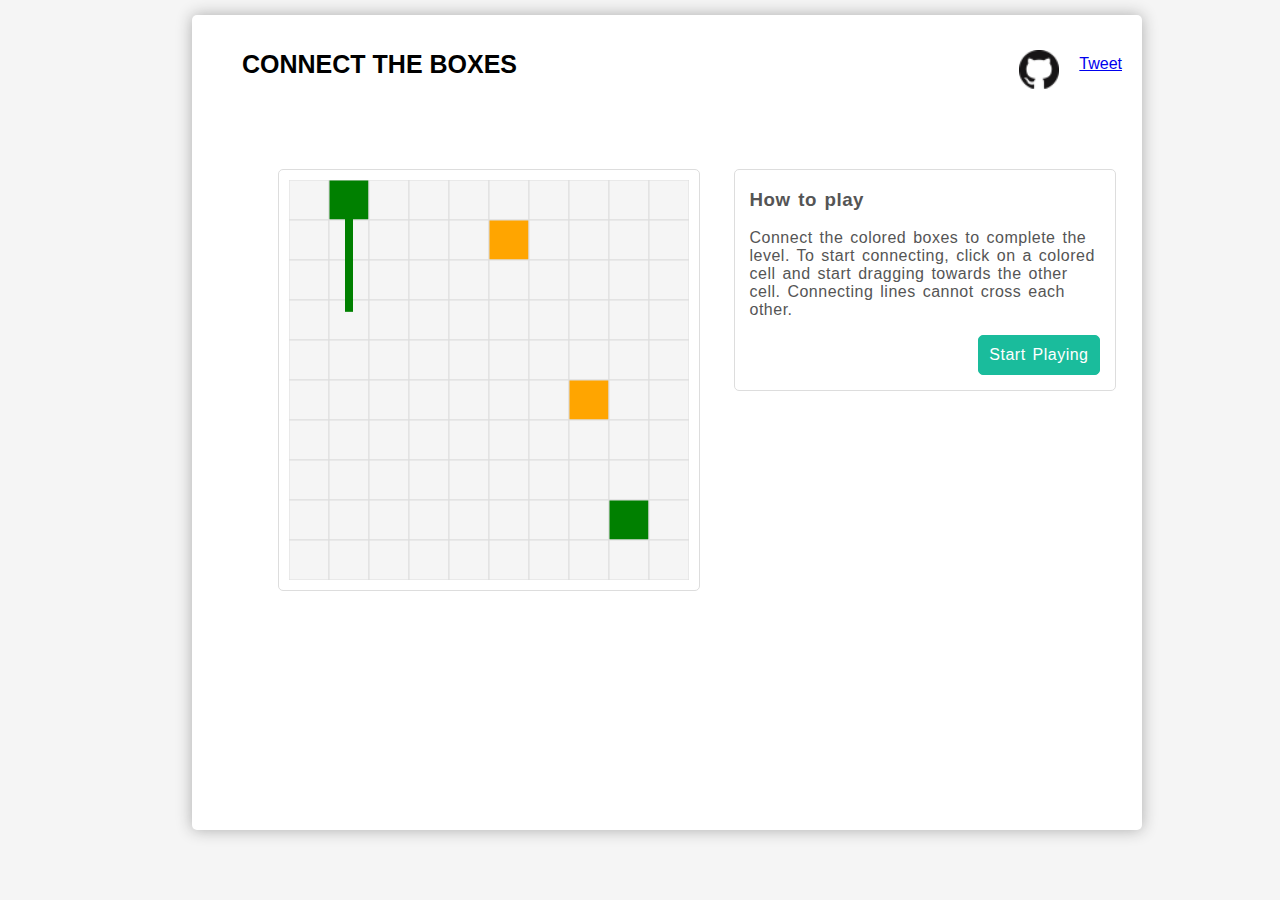
<file: index.html>
<!DOCTYPE html>
<html>
<head>
	<title>Connect Boxes</title>
	<link rel="stylesheet" type="text/css" href="style.css">
	<script>!function(d,s,id){var js,fjs=d.getElementsByTagName(s)[0],p=/^http:/.test(d.location)?'http':'https';
	if(!d.getElementById(id)){js=d.createElement(s);js.id=id;js.src=p+'://platform.twitter.com/widgets.js';
	fjs.parentNode.insertBefore(js,fjs);}}(document, 'script', 'twitter-wjs');</script>	
</head>
<body>
	<div class="container">
		<div class="header">
			<a href="index.html" class="logo">CONNECT THE BOXES</a>
			<a href="https://twitter.com/share" class="twitter-share-button twitter-share" data-url="http://maheshsenni.github.io/connectboxes" data-text="Play Connect the boxes" data-via="maheshsenni" data-size="large" data-related="maheshsenni" data-count="none">Tweet</a>						
			<a class="github-logo" href="https://github.com/maheshsenni/connectboxes"><img src="GitHub-Mark-32px.png" alt="Github logo"></a>
		</div>
		<div class="wrapper">			
			<div class="left-pane">
				<svg id="svg" height="400" width="400"></svg>
			</div>			
			<div class="right-pane2">
				<h3>How to play</h3>
				<p>Connect the colored boxes to complete the level. To start connecting, click on a colored cell and start dragging towards the other cell. Connecting lines cannot cross each other.</p>
				<a href="level1.html" class="btn btn-primary">Start Playing</a>
			</div>			
		</div>
	</div>	
	<script type="text/javascript" src="js/libs/jquery-1.10.2.js"></script>	
	<script type="text/javascript" src="js/libs/snap.svg.js"></script>	
	<script type="text/javascript" src="js/model.js"></script>
	<script type="text/javascript" src="js/levels/demo_level.js"></script>
	<script type="text/javascript" src="js/demo.js"></script>
</body>
</html>
</file>
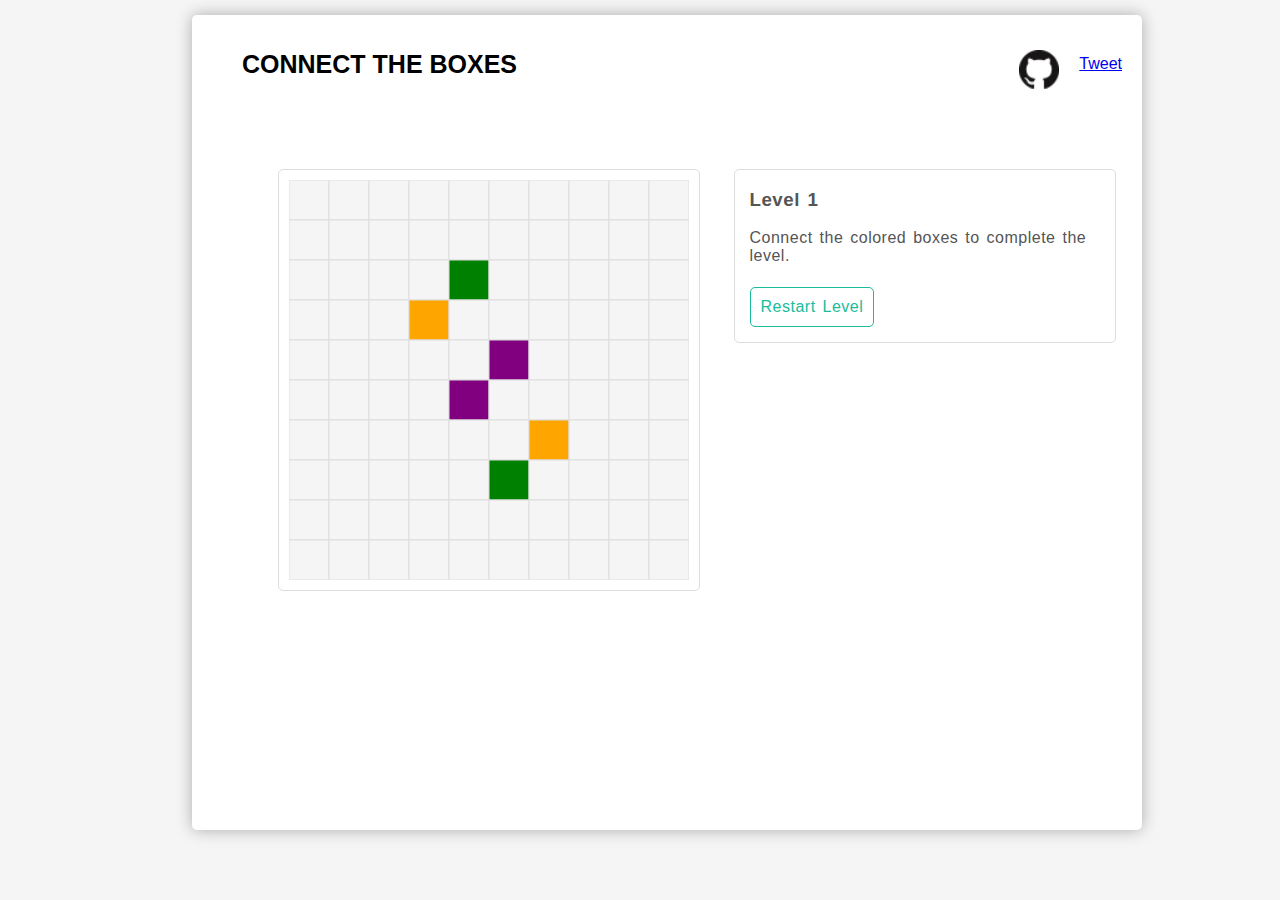
<file: level1.html>
<!DOCTYPE html>
<html>
<head>
	<title>Connect Boxes - Level 1</title>
	<link rel="stylesheet" type="text/css" href="style.css">
	<script>!function(d,s,id){var js,fjs=d.getElementsByTagName(s)[0],p=/^http:/.test(d.location)?'http':'https';
	if(!d.getElementById(id)){js=d.createElement(s);js.id=id;js.src=p+'://platform.twitter.com/widgets.js';
	fjs.parentNode.insertBefore(js,fjs);}}(document, 'script', 'twitter-wjs');</script>		
</head>
<body>
	<div class="container">
		<div class="header">
			<a href="index.html" class="logo">CONNECT THE BOXES</a>
			<a href="https://twitter.com/share" class="twitter-share-button twitter-share" data-url="http://maheshsenni.github.io/connectboxes" data-text="Play Connect the boxes" data-via="maheshsenni" data-size="large" data-related="maheshsenni" data-count="none">Tweet</a>
			<a class="github-logo" href="https://github.com/maheshsenni/connectboxes"><img src="GitHub-Mark-32px.png" alt="Github logo"></a>
		</div>
		<div class="wrapper">			
			<div class="left-pane">
				<svg id="svg" height="400" width="400"></svg>
			</div>			
			<div class="right-pane2">
				<h3>Level 1</h3>
				<p>Connect the colored boxes to complete the level.</p>
				<h4 id="status"></h4>
				<a href="level1.html" class="btn btn-secondary">Restart Level</a>
				<a href="level2.html" class="btn btn-primary hide">Next Level</a>				
			</div>
		</div>
	</div>	
	<script type="text/javascript" src="js/libs/jquery-1.10.2.js"></script>	
	<script type="text/javascript" src="js/libs/snap.svg.js"></script>	
	<script type="text/javascript" src="js/model.js"></script>
	<script type="text/javascript" src="js/levels/level1.js"></script>
	<script type="text/javascript" src="js/script.js"></script>
</body>
</html>
</file>
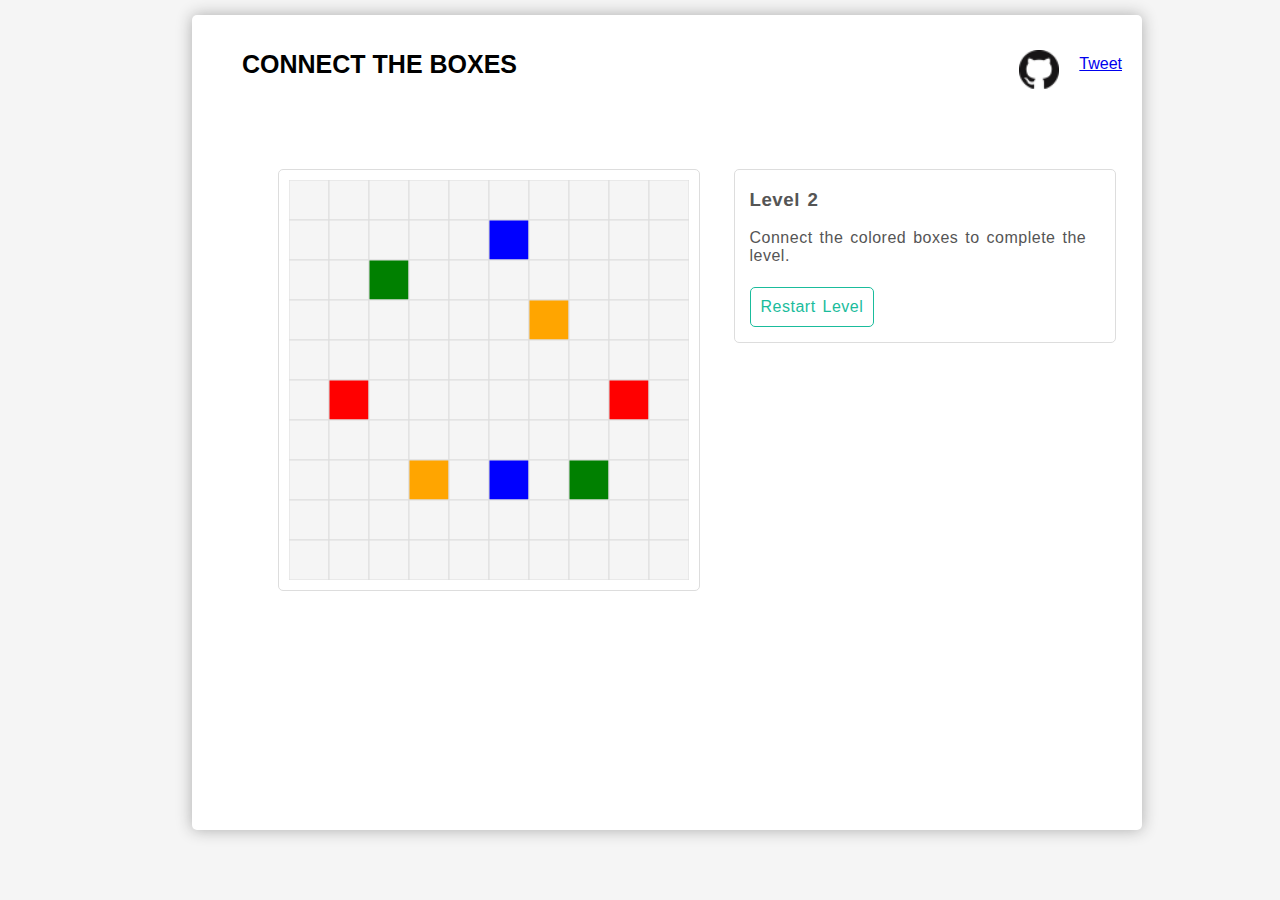
<file: level2.html>
<!DOCTYPE html>
<html>
<head>
	<title>Connect Boxes - Level 2</title>	
	<link rel="stylesheet" type="text/css" href="style.css">
	<script>!function(d,s,id){var js,fjs=d.getElementsByTagName(s)[0],p=/^http:/.test(d.location)?'http':'https';
	if(!d.getElementById(id)){js=d.createElement(s);js.id=id;js.src=p+'://platform.twitter.com/widgets.js';
	fjs.parentNode.insertBefore(js,fjs);}}(document, 'script', 'twitter-wjs');</script>		
</head>
<body>
	<div class="container">
		<div class="header">
			<a href="index.html" class="logo">CONNECT THE BOXES</a>
			<a href="https://twitter.com/share" class="twitter-share-button twitter-share" data-url="http://maheshsenni.github.io/connectboxes" data-text="Play Connect the boxes" data-via="maheshsenni" data-size="large" data-related="maheshsenni" data-count="none">Tweet</a>
			<a class="github-logo" href="https://github.com/maheshsenni/connectboxes"><img src="GitHub-Mark-32px.png" alt="Github logo"></a>
		</div>
		<div class="wrapper">			
			<div class="left-pane">
				<svg id="svg" height="400" width="400"></svg>
			</div>			
			<div class="right-pane2">
				<h3>Level 2</h3>
				<p>Connect the colored boxes to complete the level.</p>
				<h4 id="status"></h4>
				<a href="level2.html" class="btn btn-secondary">Restart Level</a>
				<a href="level3.html" class="btn btn-primary hide">Next Level</a>
			</div>
		</div>
	</div>	
	<script type="text/javascript" src="js/libs/jquery-1.10.2.js"></script>	
	<script type="text/javascript" src="js/libs/snap.svg.js"></script>	
	<script type="text/javascript" src="js/model.js"></script>
	<script type="text/javascript" src="js/levels/level2.js"></script>
	<script type="text/javascript" src="js/script.js"></script>
</body>
</html>
</file>
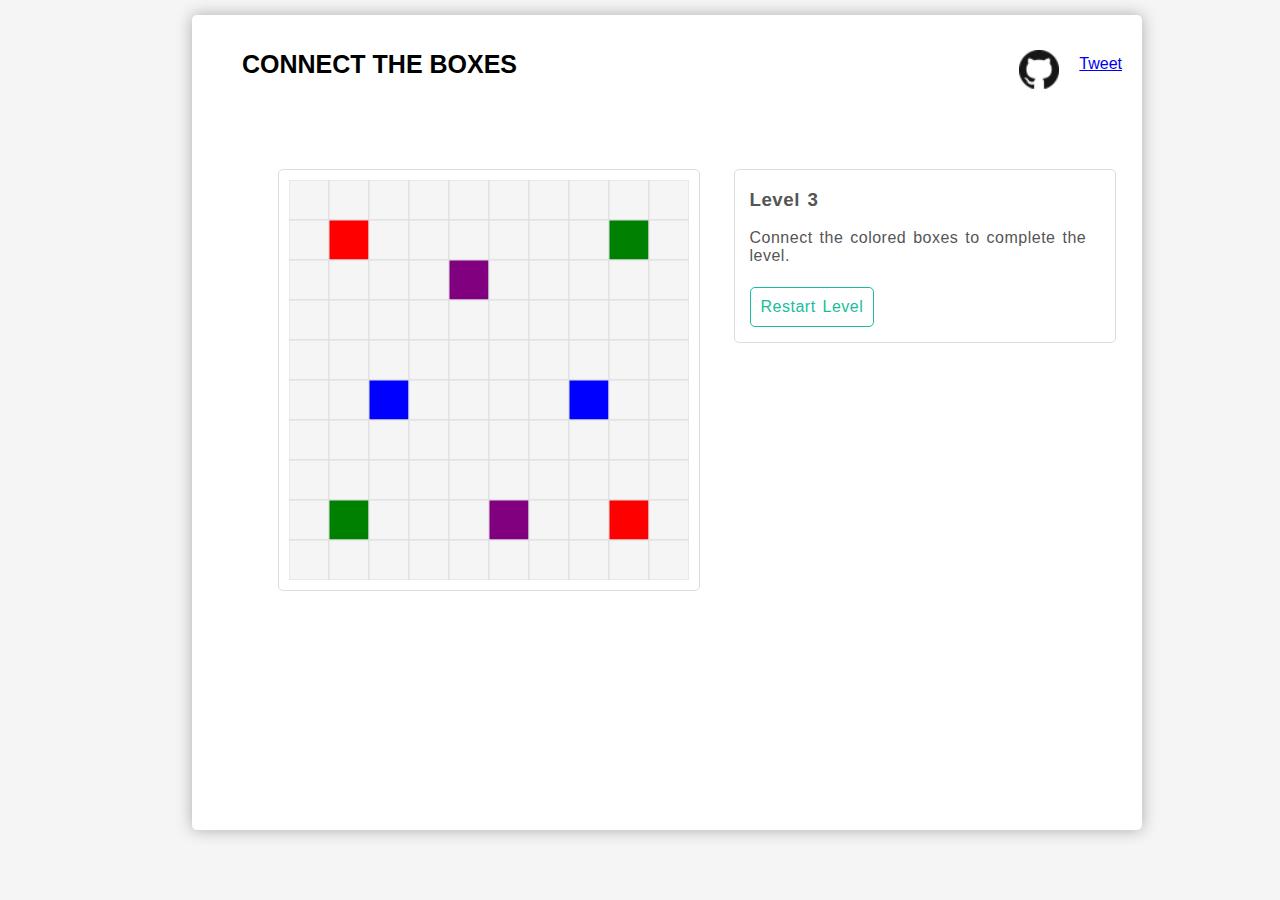
<file: level3.html>
<!DOCTYPE html>
<html>
<head>
	<title>Connect Boxes - Level 3</title>
	<link rel="stylesheet" type="text/css" href="style.css">
	<script>!function(d,s,id){var js,fjs=d.getElementsByTagName(s)[0],p=/^http:/.test(d.location)?'http':'https';
	if(!d.getElementById(id)){js=d.createElement(s);js.id=id;js.src=p+'://platform.twitter.com/widgets.js';
	fjs.parentNode.insertBefore(js,fjs);}}(document, 'script', 'twitter-wjs');</script>	
</head>
<body>
	<div class="container">
		<div class="header">
			<a href="index.html" class="logo">CONNECT THE BOXES</a>
			<a href="https://twitter.com/share" class="twitter-share-button twitter-share" data-url="http://maheshsenni.github.io/connectboxes" data-text="Play Connect the boxes" data-via="maheshsenni" data-size="large" data-related="maheshsenni" data-count="none">Tweet</a>
			<a class="github-logo" href="https://github.com/maheshsenni/connectboxes"><img src="GitHub-Mark-32px.png" alt="Github logo"></a>
		</div>
		<div class="wrapper">			
			<div class="left-pane">
				<svg id="svg" height="400" width="400"></svg>
			</div>			
			<div class="right-pane2">
				<h3>Level 3</h3>
				<p>Connect the colored boxes to complete the level.</p>
				<h4 id="status"></h4>
				<a href="level3.html" class="btn btn-secondary">Restart Level</a>
				<a href="level4.html" class="btn btn-primary hide">Next Level</a>
			</div>
		</div>
	</div>	
	<script type="text/javascript" src="js/libs/jquery-1.10.2.js"></script>	
	<script type="text/javascript" src="js/libs/snap.svg.js"></script>	
	<script type="text/javascript" src="js/model.js"></script>
	<script type="text/javascript" src="js/levels/level3.js"></script>
	<script type="text/javascript" src="js/script.js"></script>
</body>
</html>
</file>
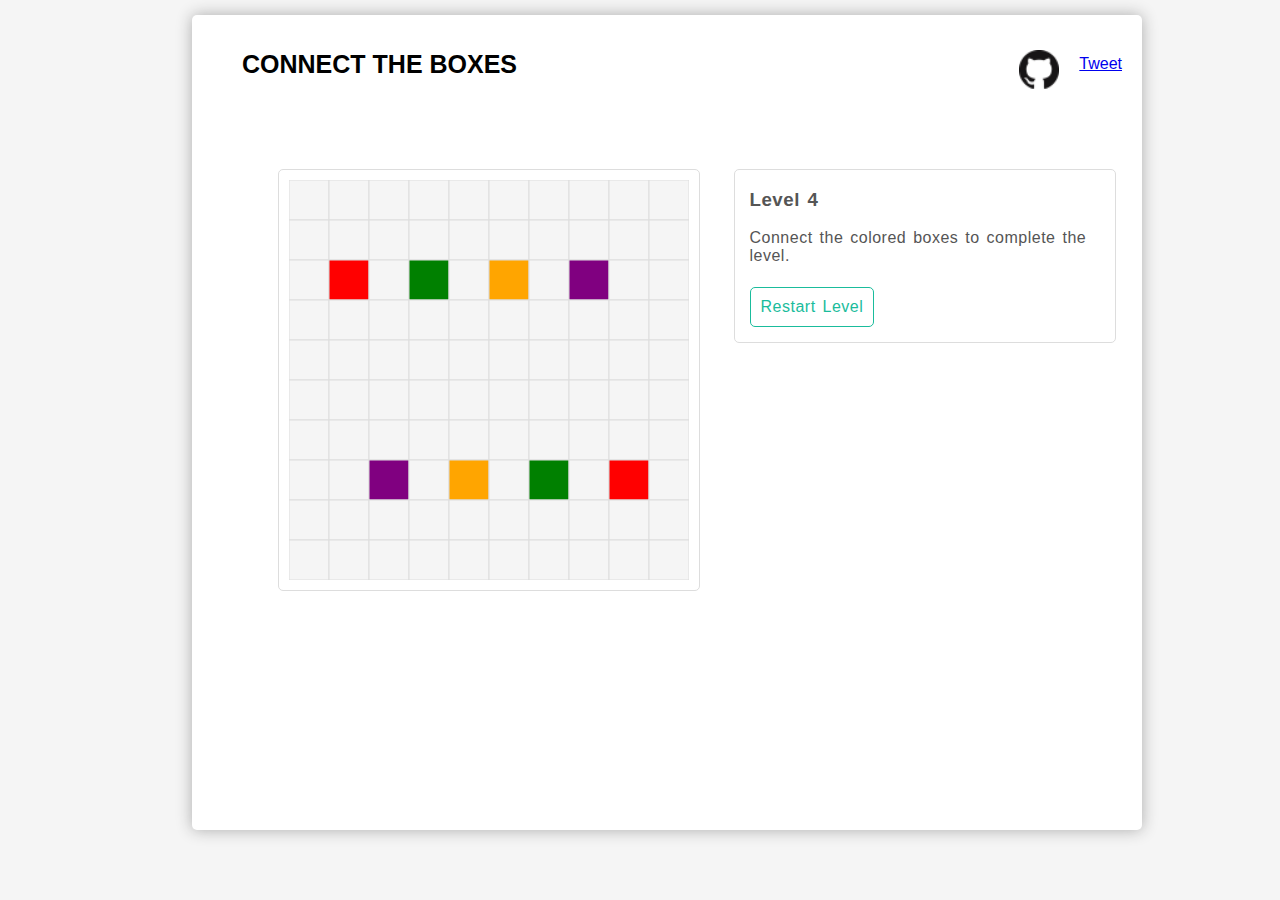
<file: level4.html>
<!DOCTYPE html>
<html>
<head>
	<title>Connect Boxes - Level 4</title>
	<link rel="stylesheet" type="text/css" href="style.css">
	<script>!function(d,s,id){var js,fjs=d.getElementsByTagName(s)[0],p=/^http:/.test(d.location)?'http':'https';
	if(!d.getElementById(id)){js=d.createElement(s);js.id=id;js.src=p+'://platform.twitter.com/widgets.js';
	fjs.parentNode.insertBefore(js,fjs);}}(document, 'script', 'twitter-wjs');</script>	
</head>
<body>
	<div class="container">
		<div class="header">
			<a href="index.html" class="logo">CONNECT THE BOXES</a>
			<a href="https://twitter.com/share" class="twitter-share-button twitter-share" data-url="http://maheshsenni.github.io/connectboxes" data-text="Play Connect the boxes" data-via="maheshsenni" data-size="large" data-related="maheshsenni" data-count="none">Tweet</a>
			<a class="github-logo" href="https://github.com/maheshsenni/connectboxes"><img src="GitHub-Mark-32px.png" alt="Github logo"></a>
		</div>
		<div class="wrapper">			
			<div class="left-pane">
				<svg id="svg" height="400" width="400"></svg>
			</div>			
			<div class="right-pane2">
				<h3>Level 4</h3>
				<p>Connect the colored boxes to complete the level.</p>
				<h4 id="status"></h4>
				<a href="level4.html" class="btn btn-secondary">Restart Level</a>
				<a href="level5.html" class="btn btn-primary hide">Next Level</a>
			</div>
		</div>
	</div>	
	<script type="text/javascript" src="js/libs/jquery-1.10.2.js"></script>	
	<script type="text/javascript" src="js/libs/snap.svg.js"></script>	
	<script type="text/javascript" src="js/model.js"></script>
	<script type="text/javascript" src="js/levels/level4.js"></script>
	<script type="text/javascript" src="js/script.js"></script>
</body>
</html>
</file>
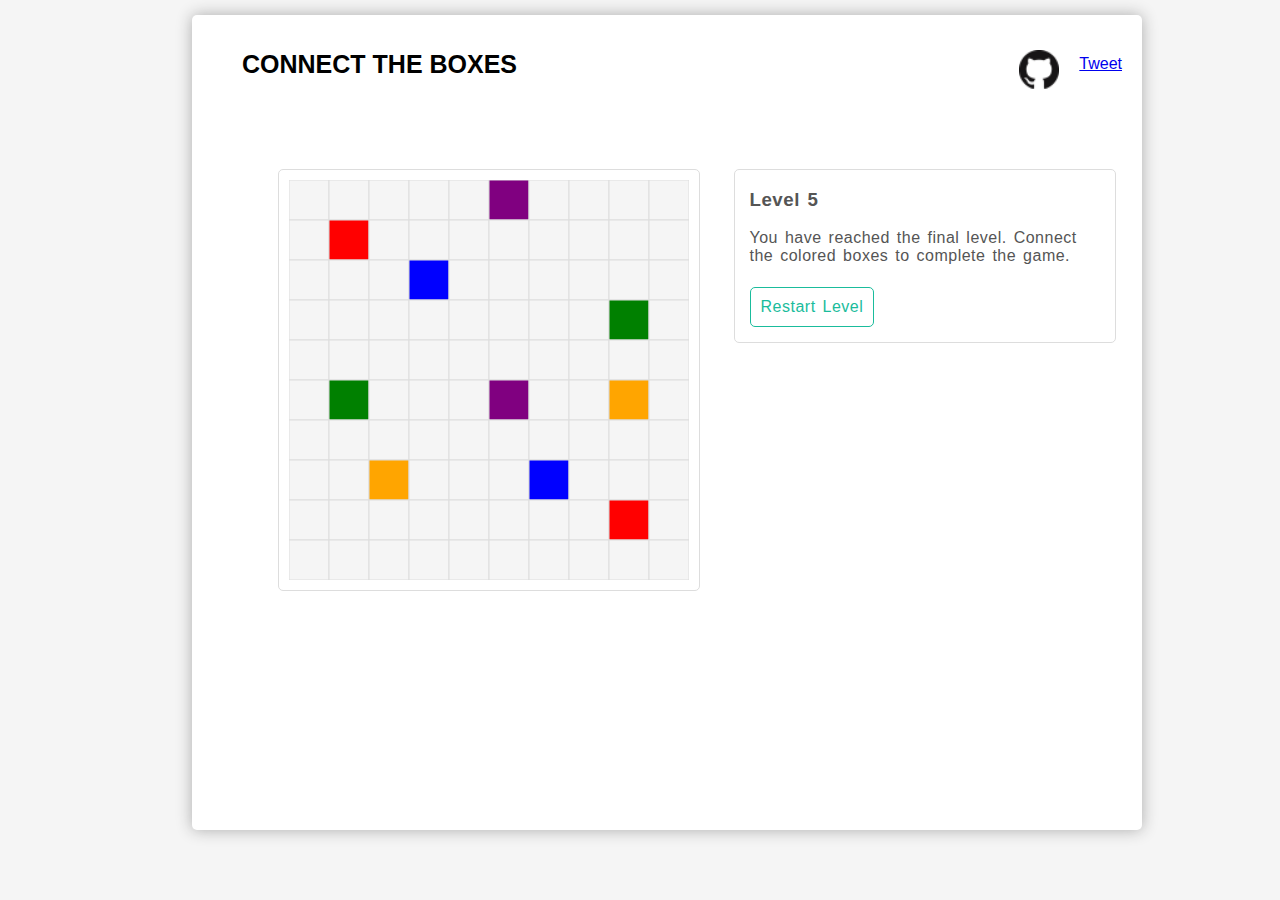
<file: level5.html>
<!DOCTYPE html>
<html>
<head>
	<title>Connect Boxes - Level 5</title>
	<link rel="stylesheet" type="text/css" href="style.css">
	<script>!function(d,s,id){var js,fjs=d.getElementsByTagName(s)[0],p=/^http:/.test(d.location)?'http':'https';
	if(!d.getElementById(id)){js=d.createElement(s);js.id=id;js.src=p+'://platform.twitter.com/widgets.js';
	fjs.parentNode.insertBefore(js,fjs);}}(document, 'script', 'twitter-wjs');</script>	
</head>
<body>
	<div class="container">
		<div class="header">
			<a href="index.html" class="logo">CONNECT THE BOXES</a>
			<a href="https://twitter.com/share" class="twitter-share-button twitter-share" data-url="http://maheshsenni.github.io/connectboxes" data-text="Play Connect the boxes" data-via="maheshsenni" data-size="large" data-related="maheshsenni" data-count="none">Tweet</a>
			<a class="github-logo" href="https://github.com/maheshsenni/connectboxes"><img src="GitHub-Mark-32px.png" alt="Github logo"></a>
		</div>
		<div class="wrapper">			
			<div class="left-pane">
				<svg id="svg" height="400" width="400"></svg>
			</div>			
			<div class="right-pane2">
				<h3>Level 5</h3>
				<p>You have reached the final level. Connect the colored boxes to complete the game.</p>
				<h4 id="status"></h4>				
				<a href="level5.html" class="btn btn-secondary">Restart Level</a>				
			</div>
		</div>
	</div>	
	<script type="text/javascript" src="js/libs/jquery-1.10.2.js"></script>	
	<script type="text/javascript" src="js/libs/snap.svg.js"></script>	
	<script type="text/javascript" src="js/model.js"></script>
	<script type="text/javascript" src="js/levels/level5.js"></script>
	<script type="text/javascript" src="js/script.js"></script>
</body>
</html>
</file>
<file: style.css>
body {
	margin: 0;
	padding: 0;	
	background-color: whiteSmoke;
	font-family: "Helvetica Neue", "Helvetica", "Arial", "sans-serif";
}
.container {
	text-align: center;	
	position: absolute;
	left: 15%;
	right: 15%;
	top: 15px;
	bottom: 70px;
	min-height: 600px;
	min-width: 950px;	
	background-color: #fff;
	border-radius: 5px;
	box-shadow: 0 0 1em #ABABAB;
}
.header {
	padding: 20px;
	margin-top: 15px;
	padding-left: 50px;
	text-align: left;
	border-radius: 5px 5px 0px 0px;	
}
.logo {
	text-decoration: none;
	color: black;
	font-weight: bold;
	font-size: 25px;
}
.twitter-share {
	float: right;
	margin-top: 5px;
}
.github-logo {
	float: right;
	margin-right: 20px;
}
.github-logo img {
	width: 40px;
}
.wrapper {
	margin-top: 70px;	
}
.wrapper .left-pane {
	position: absolute;
	left: 9%;
	width: 40%;
}
.wrapper .right-pane2 {
	position: absolute;	
	left: 57%;
	width: 35%;
	min-width: 350px;
	text-align: left;
	border: 1px solid #ddd;
	padding-left: 15px;
	padding-bottom: 15px;
	padding-right: 15px;
	border-radius: 5px;
	color: #555;
	letter-spacing: 0.5px;
	word-spacing: 2px;
}
#svg {
	background: white;
	padding: 10px;
	border: 1px solid #ddd;
	border-radius: 5px;
}
.btn {
	text-decoration: none;
	color: #1abc9c;
	padding: 10px;
	background-color: white;
	border: 1px solid #1abc9c;
	border-radius: 5px;	
	letter-spacing: 0.5px;
	display: inline-block;
}
.btn-primary {	
	color: white;
	background-color: #1abc9c;
	float: right;
}
.btn-secondary {
	float: left;
}
.btn-secondary:hover {
	color: white;
	background-color: #1abc9c;
}
.hide {
	display: none;
}
</file>
